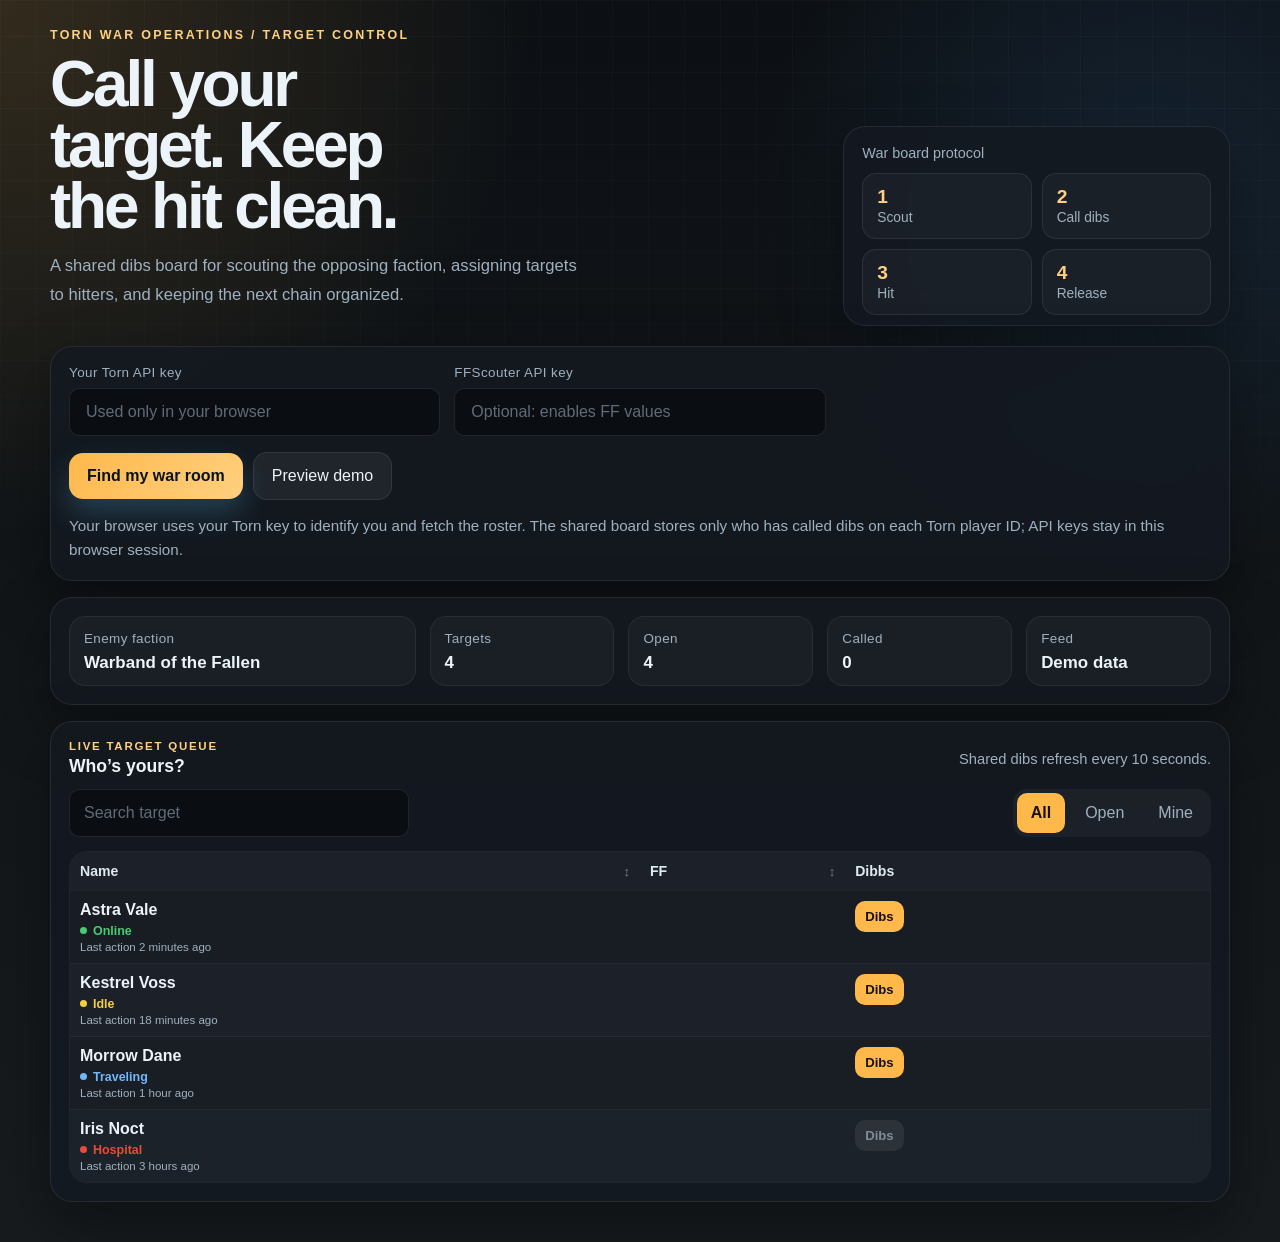
<file: index.html>
<!doctype html>
<html lang="en">
<head>
  <meta charset="utf-8">
  <meta name="viewport" content="width=device-width, initial-scale=1">
  <meta name="description" content="A war target dibs board for Torn faction operations.">
  <title>Dibbs | War Target Board</title>
  <link rel="stylesheet" href="styles.css">
</head>
<body>
  <div class="shell">
    <header class="hero">
      <div>
        <p class="eyebrow">Torn war operations / target control</p>
        <h1>Call your target. Keep the hit clean.</h1>
        <p class="lede">
          A shared dibs board for scouting the opposing faction, assigning targets to hitters,
          and keeping the next chain organized.
        </p>
      </div>
      <div class="hero-card">
        <div class="hero-card-label">War board protocol</div>
        <ul>
          <li><strong>1</strong><span>Scout</span></li>
          <li><strong>2</strong><span>Call dibs</span></li>
          <li><strong>3</strong><span>Hit</span></li>
          <li><strong>4</strong><span>Release</span></li>
        </ul>
      </div>
    </header>

    <main>
      <section class="panel controls">
        <form id="faction-form" class="form-grid">
          <label>
            <span>Your Torn API key</span>
            <input id="api-key" name="apiKey" type="password" placeholder="Used only in your browser" autocomplete="off" required>
          </label>
          <label>
            <span>FFScouter API key</span>
            <input id="ffscouter-api-key" name="ffscouterApiKey" type="password" placeholder="Optional: enables FF values" autocomplete="off">
          </label>

          <div class="button-row">
            <button type="submit" class="primary">Find my war room</button>
            <button type="button" id="demo-button" class="secondary">Preview demo</button>
          </div>
        </form>

        <p class="note">
          Your browser uses your Torn key to identify you and fetch the roster. The shared board stores
          only who has called dibs on each Torn player ID; API keys stay in this browser session.
        </p>
      </section>

      <section class="panel status-strip">
        <div><span class="label">Enemy faction</span><strong id="faction-title">Warband of the Fallen</strong></div>
        <div><span class="label">Targets</span><strong id="member-count">0</strong></div>
        <div><span class="label">Open</span><strong id="open-count">0</strong></div>
        <div><span class="label">Called</span><strong id="claimed-count">0</strong></div>
        <div><span class="label">Feed</span><strong id="data-source">Demo war room</strong></div>
      </section>

      <section class="panel table-panel">
        <div class="table-toolbar">
          <div>
            <p class="section-kicker">Live target queue</p>
            <h2>Who’s yours?</h2>
          </div>
          <span id="message" class="message">Shared dibs refresh every 10 seconds.</span>
        </div>

        <div class="queue-tools">
          <label class="search-field">
            <span class="sr-only">Search targets</span>
            <input id="target-search" type="search" placeholder="Search target">
          </label>
          <div class="filter-group" role="group" aria-label="Target filter">
            <button type="button" class="filter-button active" data-filter="all">All</button>
            <button type="button" class="filter-button" data-filter="open">Open</button>
            <button type="button" class="filter-button" data-filter="mine">Mine</button>
          </div>
        </div>

        <div class="table-wrap">
          <table>
            <thead>
              <tr>
                <th scope="col" aria-sort="none"><button type="button" class="sort-button" data-sort-key="name">Name</button></th>
                <th scope="col" aria-sort="none"><button type="button" class="sort-button" data-sort-key="fairFight">FF</button></th>
                <th scope="col">Dibbs</th>
              </tr>
            </thead>
            <tbody id="member-body">
              <tr class="empty-row">
                <td colspan="3">No targets loaded yet.</td>
              </tr>
            </tbody>
          </table>
        </div>
      </section>
    </main>
  </div>

  <script src="script.js?v=20260821"></script>
</body>
</html>
</file>
<file: styles.css>
:root {
  color-scheme: dark;
  --bg: #101418;
  --bg-soft: #151b22;
  --panel: rgba(20, 26, 33, 0.92);
  --panel-border: rgba(255, 255, 255, 0.08);
  --text: #ecf3f9;
  --muted: #9fb0bf;
  --accent: #ffb84a;
  --accent-strong: #ffd080;
  --good: #46cc71;
  --bad: #e74c3c;
  --warn: #f3a81f;
  --blue: #70b8ff;
  --yellow: #f4d03f;
  --row: rgba(255, 255, 255, 0.04);
  --shadow: 0 24px 60px rgba(0, 0, 0, 0.35);
}

* {
  box-sizing: border-box;
}

html,
body {
  margin: 0;
  min-height: 100%;
}

body {
  font-family: "Trebuchet MS", "Segoe UI", sans-serif;
  color: var(--text);
  background:
    radial-gradient(circle at top left, rgba(255, 184, 74, 0.16), transparent 30%),
    radial-gradient(circle at 90% 15%, rgba(78, 163, 255, 0.12), transparent 25%),
    linear-gradient(180deg, #0c1014 0%, #171b1d 100%);
}

body::before {
  content: "";
  position: fixed;
  inset: 0;
  background-image: linear-gradient(rgba(255, 255, 255, 0.03) 1px, transparent 1px), linear-gradient(90deg, rgba(255, 255, 255, 0.03) 1px, transparent 1px);
  background-size: 36px 36px;
  mask-image: linear-gradient(180deg, rgba(0, 0, 0, 0.8), transparent 90%);
  pointer-events: none;
}

.shell {
  width: min(1180px, calc(100% - 32px));
  margin: 0 auto;
  padding: 28px 0 40px;
  position: relative;
}

.hero {
  display: grid;
  grid-template-columns: minmax(0, 1.6fr) minmax(280px, 0.8fr);
  gap: 20px;
  align-items: stretch;
  margin-bottom: 20px;
}

.eyebrow {
  margin: 0 0 12px;
  text-transform: uppercase;
  letter-spacing: 0.18em;
  color: var(--accent-strong);
  font-size: 0.78rem;
  font-weight: 700;
}

h1,
h2,
p {
  margin-top: 0;
}

h1 {
  font-size: clamp(2.4rem, 5vw, 4.5rem);
  line-height: 0.95;
  letter-spacing: -0.05em;
  margin-bottom: 16px;
  max-width: 11ch;
}

.lede {
  max-width: 58ch;
  color: var(--muted);
  font-size: 1.04rem;
  line-height: 1.7;
}

.panel,
.hero-card {
  background: var(--panel);
  border: 1px solid var(--panel-border);
  border-radius: 22px;
  box-shadow: var(--shadow);
  backdrop-filter: blur(20px);
}

.hero-card {
  padding: 18px 18px 10px;
  align-self: end;
}

.hero-card-label {
  color: var(--muted);
  font-size: 0.9rem;
  margin-bottom: 12px;
}

.hero-card ul {
  list-style: none;
  padding: 0;
  margin: 0;
  display: grid;
  grid-template-columns: repeat(2, minmax(0, 1fr));
  gap: 10px;
}

.hero-card li,
.status-strip strong,
table th,
table td,
.label,
.message,
.note {
  font-feature-settings: "tnum" 1, "ss01" 1;
}

.hero-card li {
  border: 1px solid rgba(255, 255, 255, 0.08);
  border-radius: 14px;
  padding: 12px 14px;
  color: var(--text);
  background: rgba(255, 255, 255, 0.03);
}

.hero-card li strong {
  display: block;
  color: var(--accent-strong);
  font-size: 1.2rem;
}

.hero-card li span {
  color: var(--muted);
  font-size: 0.86rem;
}

main {
  display: grid;
  gap: 16px;
  min-width: 0;
}

main > * {
  min-width: 0;
}

.controls,
.status-strip,
.table-panel {
  padding: 18px;
}

.form-grid {
  display: grid;
  grid-template-columns: repeat(3, minmax(0, 1fr));
  gap: 14px;
  align-items: end;
}

.form-grid > label {
  min-width: 0;
}

label {
  display: grid;
  gap: 8px;
}

label span,
.label {
  color: var(--muted);
  font-size: 0.84rem;
  letter-spacing: 0.03em;
}

input,
button {
  font: inherit;
}

input {
  width: 100%;
  min-width: 0;
  height: 48px;
  padding: 14px 16px;
  border-radius: 10px;
  border: 1px solid rgba(255, 255, 255, 0.09);
  background: rgba(7, 10, 14, 0.65);
  color: var(--text);
  outline: none;
  transition: border-color 0.18s ease, background 0.18s ease, box-shadow 0.18s ease;
}

input:focus {
  border-color: rgba(255, 184, 74, 0.75);
  background: rgba(7, 10, 14, 0.9);
  box-shadow: 0 0 0 4px rgba(255, 184, 74, 0.14);
}

input::placeholder {
  color: rgba(159, 176, 191, 0.58);
}

.button-row {
  display: flex;
  grid-column: 1 / -1;
  gap: 10px;
  flex-wrap: wrap;
  align-items: center;
  padding-top: 2px;
}

.toggle-row {
  display: inline-flex;
  align-items: center;
  gap: 10px;
  padding: 13px 14px;
  border-radius: 14px;
  border: 1px solid rgba(255, 255, 255, 0.08);
  background: rgba(255, 255, 255, 0.04);
  color: var(--text);
  cursor: pointer;
  user-select: none;
}

.toggle-row input {
  width: 18px;
  height: 18px;
  margin: 0;
  accent-color: var(--accent-strong);
  box-shadow: none;
}

button {
  border: 0;
  border-radius: 14px;
  padding: 14px 18px;
  cursor: pointer;
  transition: transform 0.18s ease, box-shadow 0.18s ease, background 0.18s ease;
}

button:hover {
  transform: translateY(-1px);
}

.primary {
  color: #07121a;
  background: linear-gradient(135deg, var(--accent), var(--accent-strong));
  box-shadow: 0 14px 28px rgba(90, 200, 250, 0.22);
  font-weight: 700;
}

.secondary {
  color: var(--text);
  background: rgba(255, 255, 255, 0.06);
  border: 1px solid rgba(255, 255, 255, 0.08);
}

.note {
  margin: 14px 0 0;
  color: var(--muted);
  line-height: 1.6;
  font-size: 0.95rem;
}

.status-strip {
  display: grid;
  grid-template-columns: 1.5fr repeat(4, minmax(0, 0.8fr));
  gap: 14px;
}

.status-strip > div {
  padding: 12px 14px;
  border-radius: 16px;
  background: rgba(255, 255, 255, 0.03);
  border: 1px solid rgba(255, 255, 255, 0.06);
}

.status-strip strong {
  display: block;
  margin-top: 6px;
  font-size: 1.06rem;
  overflow-wrap: anywhere;
}

.table-toolbar {
  display: flex;
  justify-content: space-between;
  align-items: center;
  gap: 14px;
  margin-bottom: 12px;
}

.table-toolbar h2 {
  margin-bottom: 0;
  font-size: 1.1rem;
}

.section-kicker {
  margin: 0 0 4px;
  color: var(--accent-strong);
  font-size: 0.72rem;
  font-weight: 700;
  letter-spacing: 0.15em;
  text-transform: uppercase;
}

.queue-tools {
  display: flex;
  justify-content: space-between;
  gap: 14px;
  margin-bottom: 14px;
}

.search-field {
  width: min(340px, 100%);
}

.search-field input {
  padding: 11px 14px;
}

.filter-group {
  display: flex;
  gap: 6px;
  padding: 4px;
  border-radius: 14px;
  background: rgba(255, 255, 255, 0.04);
}

.filter-button {
  padding: 9px 14px;
  border-radius: 10px;
  color: var(--muted);
  background: transparent;
}

.filter-button.active {
  color: #17110a;
  background: var(--accent);
  font-weight: 700;
}

.message {
  color: var(--muted);
  font-size: 0.92rem;
}

.table-wrap {
  overflow: auto;
  border-radius: 18px;
  border: 1px solid rgba(255, 255, 255, 0.06);
}

table {
  width: 100%;
  border-collapse: collapse;
  min-width: 0;
  table-layout: fixed;
}

table th:nth-child(1),
table td:nth-child(1) {
  width: 50%;
}

table th:nth-child(2),
table td:nth-child(2) {
  width: 18%;
}

table th:nth-child(3),
table td:nth-child(3) {
  width: 32%;
}

thead th {
  text-align: left;
  background: rgba(255, 255, 255, 0.04);
  color: #dfe9f1;
  font-size: 0.88rem;
  padding: 11px 10px;
  position: sticky;
  top: 0;
  z-index: 1;
}

.sort-button {
  width: 100%;
  display: inline-flex;
  align-items: center;
  justify-content: space-between;
  gap: 8px;
  padding: 0;
  border: 0;
  background: transparent;
  color: inherit;
  font: inherit;
  font-weight: inherit;
  cursor: pointer;
}

.sort-button::after {
  content: "\2195";
  font-size: 0.82rem;
  color: rgba(223, 233, 241, 0.45);
}

.sort-button[data-direction="asc"]::after {
  content: "\2191";
  color: var(--accent-strong);
}

.sort-button[data-direction="desc"]::after {
  content: "\2193";
  color: var(--accent-strong);
}

.sort-button:focus-visible {
  outline: 2px solid rgba(132, 220, 255, 0.7);
  outline-offset: 2px;
  border-radius: 8px;
}

tbody tr {
  background: rgba(255, 255, 255, 0.02);
}

tbody tr:nth-child(even) {
  background: var(--row);
}

tbody tr.is-claimed {
  background: rgba(255, 184, 74, 0.07);
}

tbody tr:hover {
  background: rgba(255, 255, 255, 0.06);
}

tbody tr.is-claimed:hover {
  background: rgba(255, 184, 74, 0.12);
}

tbody td {
  padding: 10px;
  border-top: 1px solid rgba(255, 255, 255, 0.05);
  vertical-align: top;
}

.dibs-button,
.attack-button,
.release-button {
  padding: 8px 10px;
  border-radius: 10px;
  font-size: 0.82rem;
  font-weight: 700;
}

.dibs-button {
  color: #17110a;
  background: var(--accent);
}

.dibs-button:disabled {
  color: var(--muted);
  background: rgba(255, 255, 255, 0.1);
  cursor: not-allowed;
  opacity: 0.75;
}

.attack-button {
  display: inline-block;
  margin-top: 7px;
  color: #fff;
  background: linear-gradient(135deg, #e74c3c, #b92f38);
  box-shadow: 0 5px 14px rgba(231, 76, 60, 0.2);
  text-decoration: none;
}

.attack-button:hover {
  color: #fff;
  background: linear-gradient(135deg, #f05b4b, #c83a43);
}

.release-button {
  margin-top: 6px;
  padding: 5px 7px;
  color: var(--muted);
  background: rgba(255, 255, 255, 0.08);
}

.claim-state {
  min-width: 0;
}

.claim-actions {
  display: flex;
  flex-wrap: wrap;
  align-items: center;
  gap: 4px;
}

.member-status,
.member-last-action {
  display: block;
  overflow: hidden;
  text-overflow: ellipsis;
  white-space: nowrap;
}

.member-status {
  margin-top: 5px;
  font-size: 0.78rem;
  font-weight: 700;
}

.member-status::before {
  content: "";
  display: inline-block;
  width: 7px;
  height: 7px;
  margin: 0 6px 1px 0;
  border-radius: 50%;
  background: currentColor;
}

.status-muted {
  color: var(--muted);
}

.member-last-action {
  margin-top: 3px;
  color: var(--muted);
  font-size: 0.72rem;
}

.claim-state .attack-button,
.claim-state .release-button {
  vertical-align: middle;
}

.claim-state .release-button {
  margin-left: 4px;
}

button:focus-visible,
a:focus-visible,
input:focus-visible {
  outline: 3px solid rgba(255, 208, 128, 0.75);
  outline-offset: 3px;
}

.claim-state strong,
.claim-state small {
  display: block;
}

.claim-state strong {
  color: var(--accent-strong);
  font-size: 0.88rem;
}

.claim-state small {
  margin-top: 3px;
  color: var(--muted);
  font-size: 0.74rem;
}

.sr-only {
  position: absolute;
  width: 1px;
  height: 1px;
  padding: 0;
  margin: -1px;
  overflow: hidden;
  clip: rect(0, 0, 0, 0);
  white-space: nowrap;
  border: 0;
}

.status-badge,
.revive-badge {
  display: inline-flex;
  align-items: center;
  gap: 8px;
  border-radius: 999px;
  padding: 7px 10px;
  font-size: 0.86rem;
  font-weight: 700;
}

.status-badge::before,
.revive-badge::before {
  content: "";
  width: 9px;
  height: 9px;
  border-radius: 50%;
  background: currentColor;
}

.status-green {
  color: var(--good);
}

.status-red {
  color: var(--bad);
}

.status-blue {
  color: var(--blue);
}

.status-orange {
  color: var(--warn);
}

.status-yellow {
  color: var(--yellow);
}

.status-default {
  color: var(--text);
}

.revive-yes {
  color: var(--good);
}

.empty-row td {
  text-align: center;
  color: var(--muted);
  padding: 28px 16px;
}

@media (max-width: 920px) {
  .hero,
  .form-grid,
  .status-strip {
    grid-template-columns: 1fr;
  }

  h1 {
    max-width: none;
  }

  .table-toolbar {
    align-items: flex-start;
    flex-direction: column;
  }

  .status-strip {
    grid-template-columns: repeat(2, minmax(0, 1fr));
  }
}

@media (max-width: 640px) {
  .shell {
    width: min(100% - 20px, 1180px);
    padding-top: 18px;
  }

  .controls,
  .status-strip,
  .table-panel,
  .hero-card {
    border-radius: 18px;
  }

  .queue-tools {
    align-items: stretch;
    flex-direction: column;
  }

  .search-field {
    width: 100%;
  }

  .filter-group {
    justify-content: stretch;
  }

  .filter-button {
    flex: 1;
  }

  thead th,
  tbody td {
    padding: 9px 7px;
  }

  table th:nth-child(1),
  table td:nth-child(1) {
    width: 43%;
  }

  table th:nth-child(2),
  table td:nth-child(2) {
    width: 17%;
  }

  table th:nth-child(3),
  table td:nth-child(3) {
    width: 40%;
  }

  .member-status,
  .member-last-action {
    font-size: 0.68rem;
  }
}
</file>
